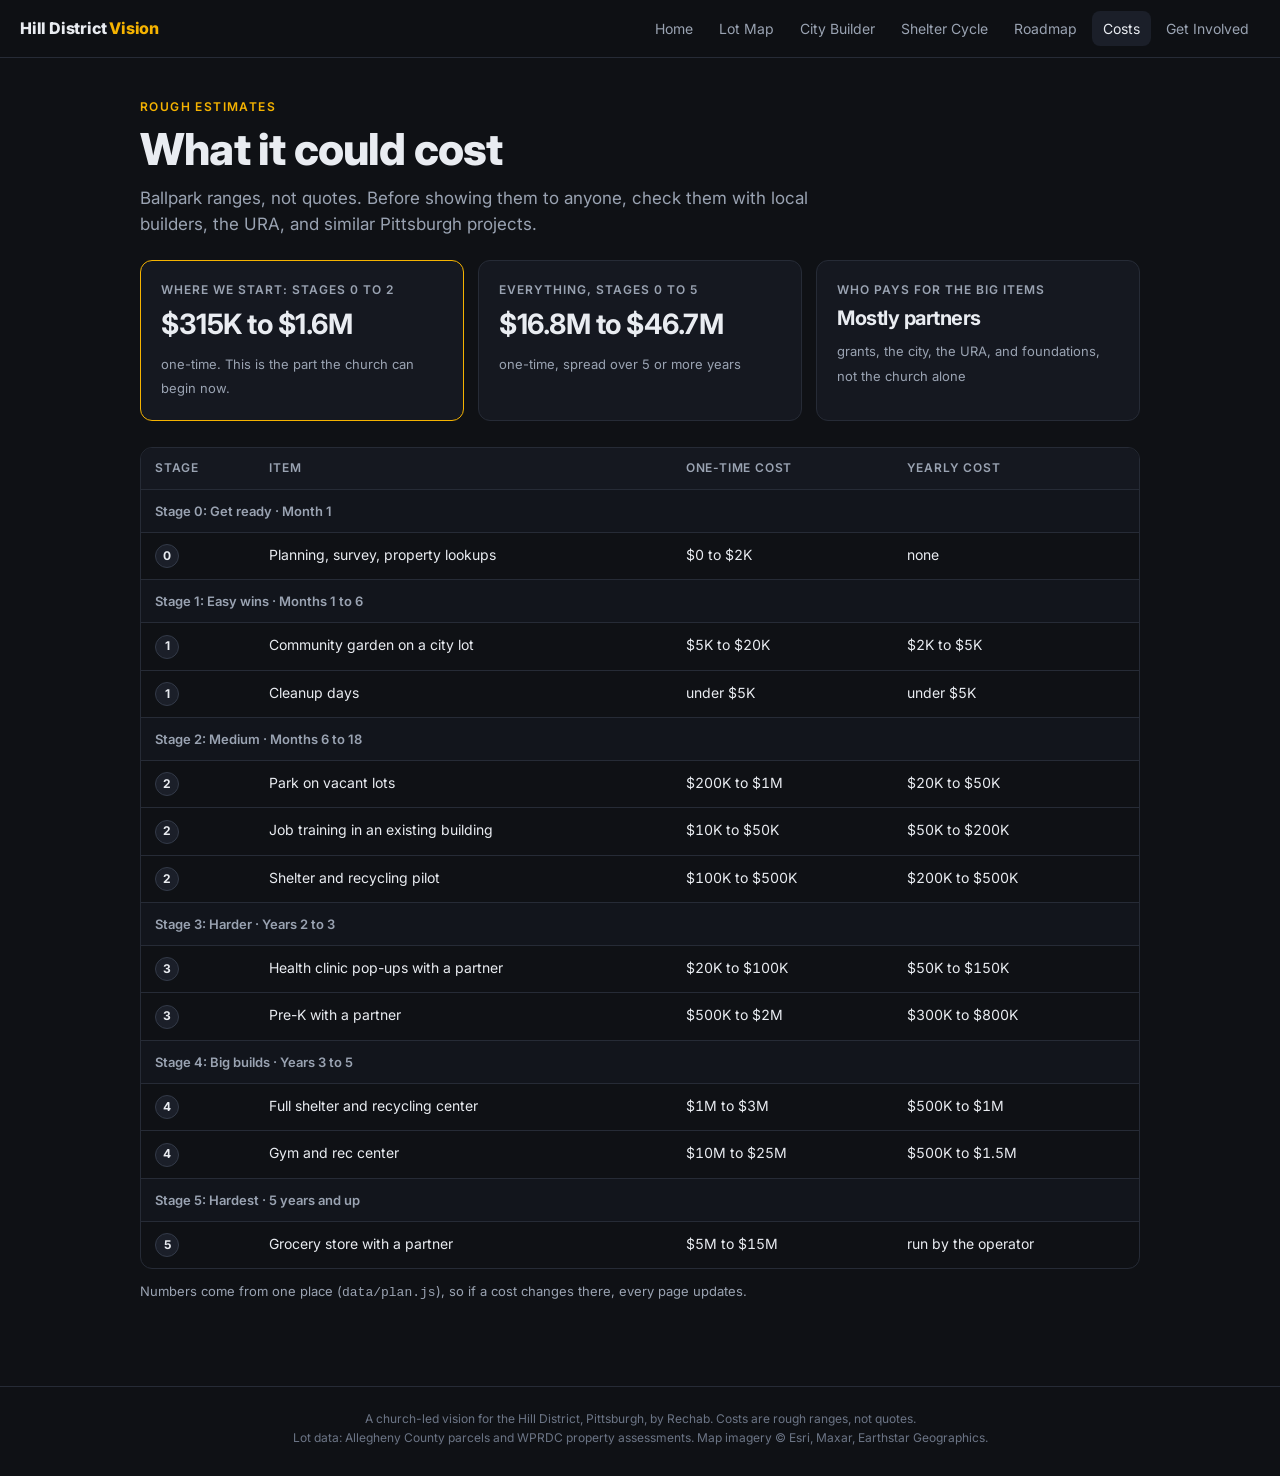
<file: costs.html>
<!DOCTYPE html>
<html lang="en">
<head>
<meta charset="UTF-8">
<meta name="viewport" content="width=device-width, initial-scale=1.0">
<title>Costs · Hill District Vision</title>
<link href="https://fonts.googleapis.com/css2?family=Inter:wght@400;600;800&display=swap" rel="stylesheet">
<link rel="stylesheet" href="style.css">
<style>
  .totals { display: grid; gap: 14px; grid-template-columns: repeat(auto-fit, minmax(240px, 1fr)); margin: 22px 0 26px; }
  .totals b { display: block; font-size: 28px; letter-spacing: -.5px; margin: 4px 0; }
  .totals .card.start { border-color: var(--gold); }
  .totals .label { font-size: 12px; text-transform: uppercase; letter-spacing: 1px; color: var(--muted); font-weight: 600; }
  tr.stageRow td { background: #12151c; font-weight: 600; color: var(--muted); font-size: 13px; }
</style>
</head>
<body>
<main class="page">
  <p class="eyebrow">Rough estimates</p>
  <h1>What it could cost</h1>
  <p class="lead">Ballpark ranges, not quotes. Before showing them to anyone, check them with local builders, the URA, and similar Pittsburgh projects.</p>

  <div class="totals">
    <div class="card start"><div class="label">Where we start: Stages 0 to 2</div><b id="startTotal"></b><span class="muted small">one-time. This is the part the church can begin now.</span></div>
    <div class="card"><div class="label">Everything, Stages 0 to 5</div><b id="allTotal"></b><span class="muted small">one-time, spread over 5 or more years</span></div>
    <div class="card"><div class="label">Who pays for the big items</div><b style="font-size:20px">Mostly partners</b><span class="muted small">grants, the city, the URA, and foundations, not the church alone</span></div>
  </div>

  <div class="tableWrap">
    <table>
      <thead><tr><th>Stage</th><th>Item</th><th>One-time cost</th><th>Yearly cost</th></tr></thead>
      <tbody id="rows"></tbody>
    </table>
  </div>
  <p class="small muted" style="margin-top:12px">Numbers come from one place (<code>data/plan.js</code>), so if a cost changes there, every page updates.</p>
</main>

<script src="nav.js"></script>
<script src="data/plan.js"></script>
<script>
  const sum = (stages, i) => COSTS.filter(c => stages.includes(c.stage)).reduce((s, c) => s + c.once[i], 0);
  document.getElementById("startTotal").textContent = money(sum([0, 1, 2], 0)) + " to " + money(sum([0, 1, 2], 1));
  document.getElementById("allTotal").textContent = money(sum([0, 1, 2, 3, 4, 5], 0)) + " to " + money(sum([0, 1, 2, 3, 4, 5], 1));

  const tbody = document.getElementById("rows");
  STAGES.forEach(st => {
    tbody.insertAdjacentHTML("beforeend", `<tr class="stageRow"><td colspan="4">Stage ${st.n}: ${st.name} · ${st.when}</td></tr>`);
    COSTS.filter(c => c.stage === st.n).forEach(c => tbody.insertAdjacentHTML("beforeend",
      `<tr><td><span class="stageTag">${c.stage}</span></td><td>${c.item}</td>
       <td class="num">${range(c.once, c.under)}</td><td class="num">${range(c.yearly, c.under)}</td></tr>`));
  });
</script>
</body>
</html>
</file>
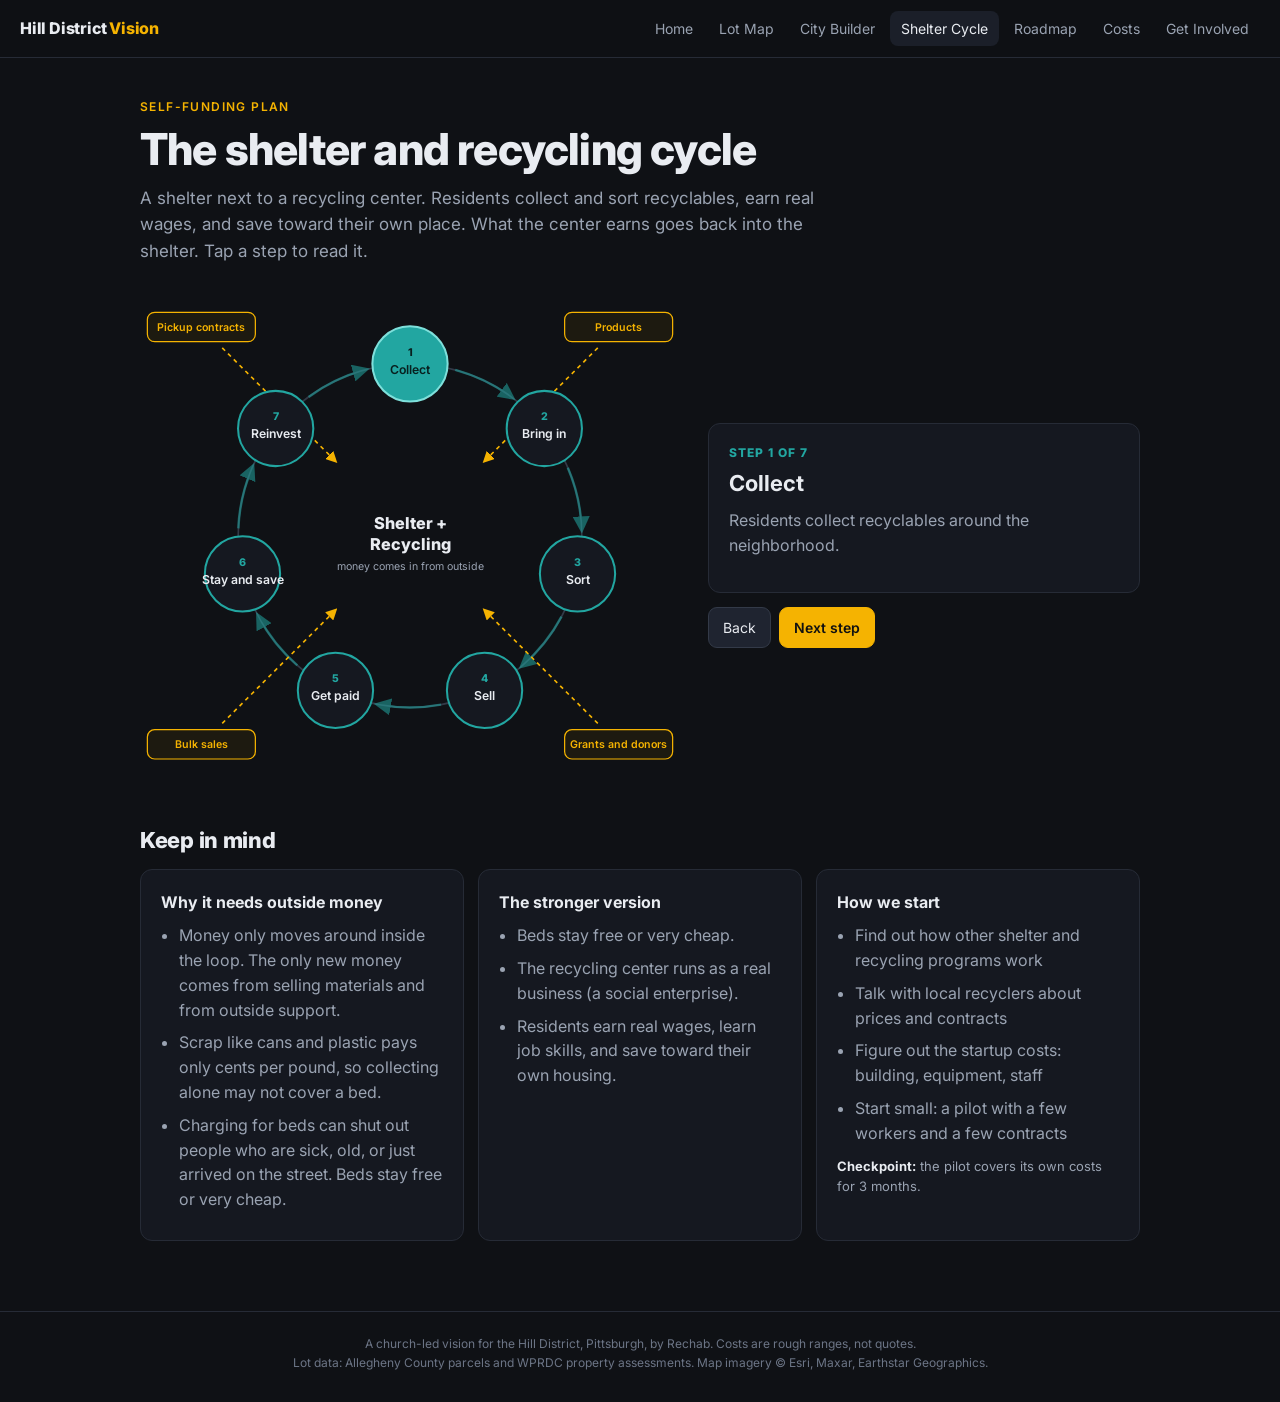
<file: cycle.html>
<!DOCTYPE html>
<html lang="en">
<head>
<meta charset="UTF-8">
<meta name="viewport" content="width=device-width, initial-scale=1.0">
<title>Shelter Cycle · Hill District Vision</title>
<link href="https://fonts.googleapis.com/css2?family=Inter:wght@400;600;800&display=swap" rel="stylesheet">
<link rel="stylesheet" href="style.css">
<style>
  .cycleWrap { display: grid; grid-template-columns: minmax(0, 1.25fr) minmax(0, 1fr); gap: 28px; align-items: center; margin-top: 18px; }
  svg { width: 100%; height: auto; display: block; overflow: visible; }
  .step { cursor: pointer; }
  .step circle.node { fill: var(--panel); stroke: var(--teal); stroke-width: 2.5; transition: fill .2s, stroke .2s; }
  .step text { fill: var(--text); font-family: Inter, sans-serif; font-size: 15px; font-weight: 600; text-anchor: middle; pointer-events: none; }
  .step text.n { fill: var(--teal); font-size: 13px; font-weight: 800; }
  .step.on circle.node, .step:hover circle.node, .step:focus circle.node { fill: var(--teal); stroke: #7ee0db; }
  .step.on text, .step:hover text, .step:focus text { fill: #08201f; }
  .step:focus { outline: none; }
  .ring { fill: none; stroke: var(--line-2); stroke-width: 2; }
  .arc { fill: none; stroke: var(--teal); stroke-width: 3; opacity: .55; }
  .money line { stroke: var(--gold); stroke-width: 2; stroke-dasharray: 5 5; }
  .money rect { fill: #1d1a10; stroke: var(--gold); stroke-width: 1.5; }
  .money text { fill: var(--gold); font-family: Inter, sans-serif; font-size: 13px; font-weight: 600; text-anchor: middle; }
  .money g { cursor: pointer; }
  .center text { font-family: Inter, sans-serif; text-anchor: middle; }
  #detail { min-height: 170px; }
  #detail .n { font-size: 12px; color: var(--teal); font-weight: 800; letter-spacing: 1px; text-transform: uppercase; }
  #detail h3 { font-size: 22px; margin: 4px 0 8px; }
  #detail p { color: var(--muted); margin: 0; font-size: 16px; }
  #detail.gold .n { color: var(--gold); }
  .btnRow { display: flex; gap: 8px; margin-top: 14px; }
  ul.clean { padding-left: 18px; margin: 8px 0 0; color: var(--muted); }
  ul.clean li { margin-bottom: 8px; }
  @media (max-width: 820px) { .cycleWrap { grid-template-columns: 1fr; } }
</style>
</head>
<body>
<main class="page">
  <p class="eyebrow">Self-funding plan</p>
  <h1>The shelter and recycling cycle</h1>
  <p class="lead">A shelter next to a recycling center. Residents collect and sort recyclables, earn real wages, and save toward their own place. What the center earns goes back into the shelter. Tap a step to read it.</p>

  <div class="cycleWrap">
    <svg id="cycle" viewBox="-330 -310 660 620" role="img" aria-label="Circle diagram of the shelter and recycling cycle"></svg>
    <div>
      <div class="card" id="detail" aria-live="polite"></div>
      <div class="btnRow"><button id="prev">Back</button><button id="next" class="primary">Next step</button></div>
    </div>
  </div>

  <h2>Keep in mind</h2>
  <div class="grid">
    <div class="card"><h3>Why it needs outside money</h3><ul class="clean" id="notes"></ul></div>
    <div class="card"><h3>The stronger version</h3><ul class="clean">
      <li>Beds stay free or very cheap.</li>
      <li>The recycling center runs as a real business (a social enterprise).</li>
      <li>Residents earn real wages, learn job skills, and save toward their own housing.</li></ul></div>
    <div class="card"><h3>How we start</h3><ul class="clean" id="steps"></ul>
      <p class="small muted" style="margin:10px 0 0"><b style="color:var(--text)">Checkpoint:</b> the pilot covers its own costs for 3 months.</p></div>
  </div>
</main>

<script src="nav.js"></script>
<script src="data/plan.js"></script>
<script>
// Draw the circle: each step sits at an equal angle around a ring.
// angle = 360° / number of steps, starting at the top (-90°).
const svg = document.getElementById("cycle");
const NS = "http://www.w3.org/2000/svg";
const R = 210, N = CYCLE.length;
const pos = i => { const a = (-90 + i * 360 / N) * Math.PI / 180; return [R * Math.cos(a), R * Math.sin(a)]; };
const el = (tag, attrs, parent = svg) => { const e = document.createElementNS(NS, tag); for (const k in attrs) e.setAttribute(k, attrs[k]); parent.appendChild(e); return e; };

el("defs", {}).innerHTML = `<marker id="arrow" viewBox="0 0 10 10" refX="7" refY="5" markerWidth="7" markerHeight="7" orient="auto-start-reverse">
  <path d="M0,0 L10,5 L0,10 z" fill="#22a6a1"/></marker>
  <marker id="goldArrow" viewBox="0 0 10 10" refX="7" refY="5" markerWidth="7" markerHeight="7" orient="auto"><path d="M0,0 L10,5 L0,10 z" fill="#f5b301"/></marker>`;
el("circle", { class: "ring", r: R });

// Arrows from each step to the next, drawn as short arcs along the ring.
const NODE = 46;  // node radius
for (let i = 0; i < N; i++) {
  const gap = (NODE + 10) / R;                          // leave room around each node (in radians)
  const a1 = (-90 + i * 360 / N) * Math.PI / 180 + gap;
  const a2 = (-90 + (i + 1) * 360 / N) * Math.PI / 180 - gap;
  el("path", { class: "arc", "marker-end": "url(#arrow)",
    d: `M ${R * Math.cos(a1)} ${R * Math.sin(a1)} A ${R} ${R} 0 0 1 ${R * Math.cos(a2)} ${R * Math.sin(a2)}` });
}

// Money coming in from outside: four boxes in the corners, dashed lines into the middle.
const corners = [[-255, -255], [255, -255], [-255, 255], [255, 255]];
const moneyG = el("g", { class: "money" });
MONEY_IN.forEach((m, i) => {
  const [x, y] = corners[i];
  el("line", { x1: x * 0.9, y1: y * 0.9, x2: x * 0.36, y2: y * 0.36, "marker-end": "url(#goldArrow)" }, moneyG);
  const g = el("g", { tabindex: 0, role: "button", "aria-label": m.t }, moneyG);
  el("rect", { x: x - 66, y: y - 18, width: 132, height: 36, rx: 9 }, g);
  el("text", { x, y: y + 5 }, g).textContent = m.t;
  const show = () => showMoney(i); g.addEventListener("click", show); g.addEventListener("mouseenter", show); g.addEventListener("focus", show);
});

// Center label
const c = el("g", { class: "center" });
el("text", { y: -8, fill: "#e9ecf1", "font-size": 20, "font-weight": 800 }, c).textContent = "Shelter +";
el("text", { y: 18, fill: "#e9ecf1", "font-size": 20, "font-weight": 800 }, c).textContent = "Recycling";
el("text", { y: 42, fill: "#9aa3b2", "font-size": 13 }, c).textContent = "money comes in from outside";

// The steps
const nodes = CYCLE.map((s, i) => {
  const [x, y] = pos(i);
  const g = el("g", { class: "step", tabindex: 0, role: "button", "aria-label": `Step ${i + 1}: ${s.t}` });
  el("circle", { class: "node", cx: x, cy: y, r: NODE }, g);
  el("text", { class: "n", x, y: y - 10 }, g).textContent = i + 1;
  el("text", { x, y: y + 12 }, g).textContent = s.t;
  const show = () => showStep(i);
  g.addEventListener("click", show); g.addEventListener("mouseenter", show); g.addEventListener("focus", show);
  g.addEventListener("keydown", e => { if (e.key === "Enter" || e.key === " ") { e.preventDefault(); show(); } });
  return g;
});

const detail = document.getElementById("detail");
let cur = 0;
function showStep(i) {
  cur = (i + N) % N;
  nodes.forEach((g, j) => g.classList.toggle("on", j === cur));
  detail.className = "card";
  detail.innerHTML = `<div class="n">Step ${cur + 1} of ${N}</div><h3>${CYCLE[cur].t}</h3><p>${CYCLE[cur].d}</p>`;
}
function showMoney(i) {
  nodes.forEach(g => g.classList.remove("on"));
  detail.className = "card gold";
  detail.innerHTML = `<div class="n">Money coming in</div><h3>${MONEY_IN[i].t}</h3><p>${MONEY_IN[i].d}</p>`;
}
document.getElementById("next").onclick = () => showStep(cur + 1);
document.getElementById("prev").onclick = () => showStep(cur - 1);
showStep(0);

document.getElementById("notes").innerHTML = CYCLE_NOTES.map(n => `<li>${n}</li>`).join("");
document.getElementById("steps").innerHTML = CYCLE_STEPS.map(n => `<li>${n}</li>`).join("");
</script>
</body>
</html>
</file>
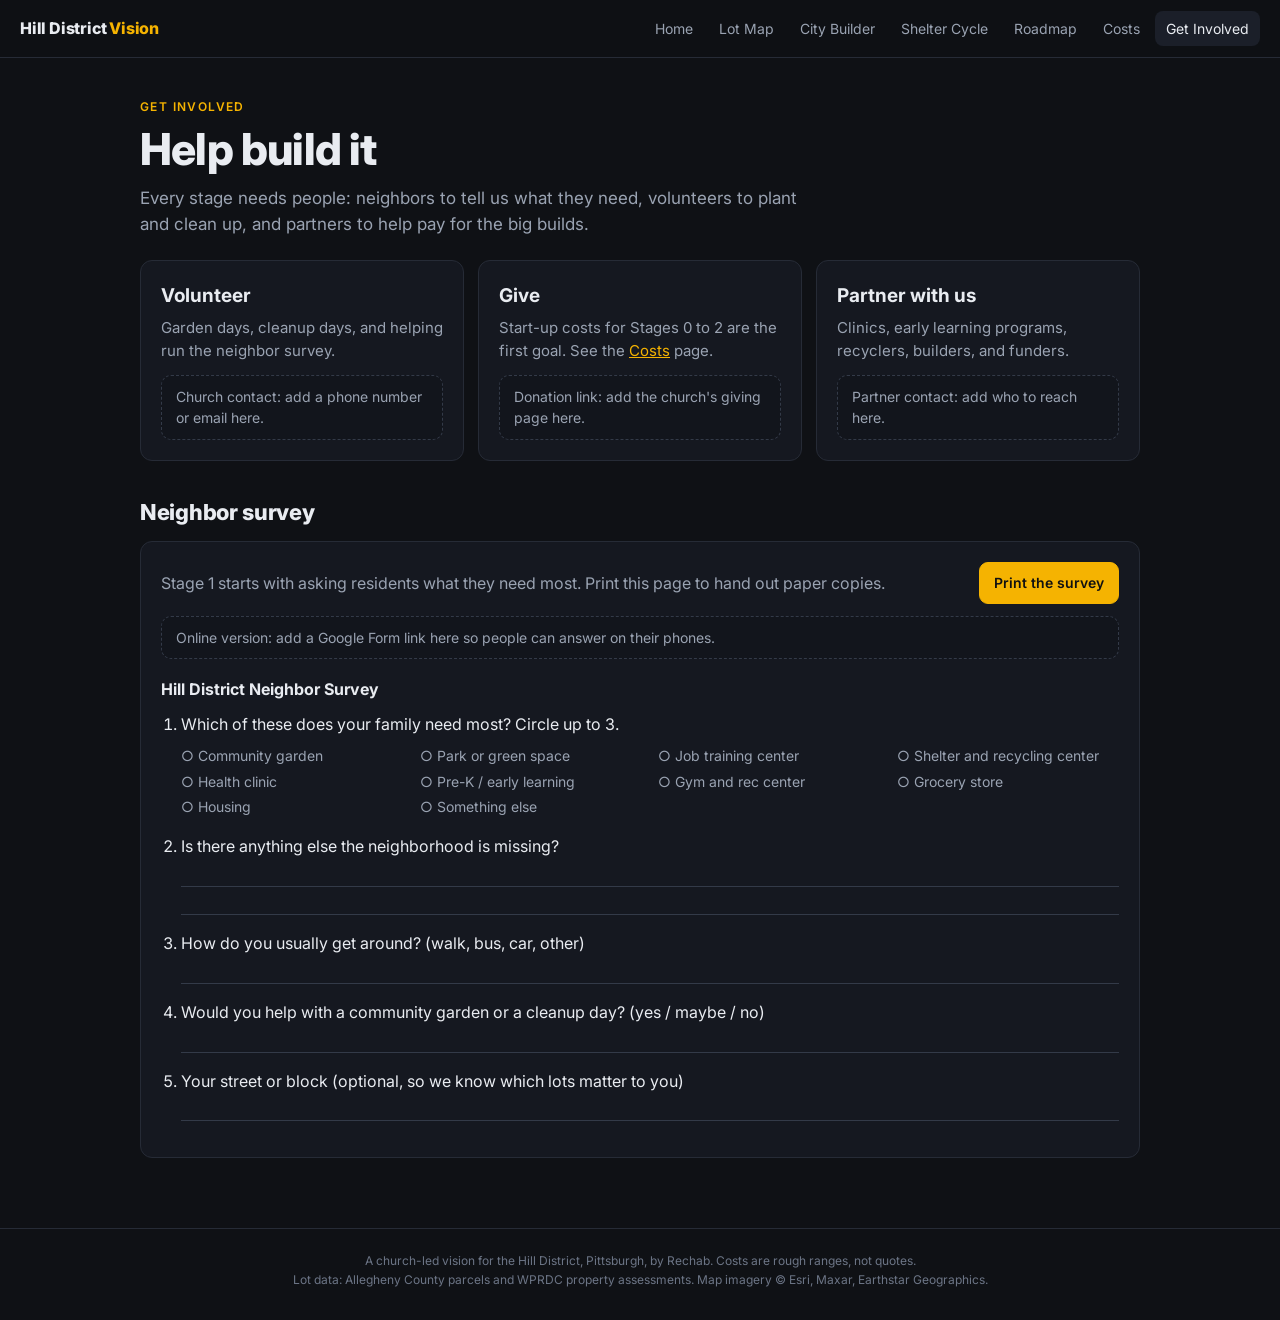
<file: involved.html>
<!DOCTYPE html>
<html lang="en">
<head>
<meta charset="UTF-8">
<meta name="viewport" content="width=device-width, initial-scale=1.0">
<title>Get Involved · Hill District Vision</title>
<link href="https://fonts.googleapis.com/css2?family=Inter:wght@400;600;800&display=swap" rel="stylesheet">
<link rel="stylesheet" href="style.css">
<style>
  .ways .card h3 { font-size: 19px; }
  .ways .card p { color: var(--muted); font-size: 15px; margin: 0 0 12px; }
  .survey { margin-top: 10px; }
  .survey ol { padding-left: 20px; margin: 10px 0 0; }
  .survey li { margin-bottom: 16px; }
  .survey .opts { display: grid; grid-template-columns: repeat(auto-fit, minmax(210px, 1fr)); gap: 4px 16px; margin-top: 8px; font-size: 14px; color: var(--muted); }
  .survey .lines { border-bottom: 1px solid var(--line-2); height: 28px; }
  .surveyHead { display: flex; justify-content: space-between; align-items: center; gap: 12px; flex-wrap: wrap; }
  @media print { .survey .lines { border-color: #999; } .survey .opts { color: #222; } h1, .lead, .ways, .noprintBlock { display: none; } }
</style>
</head>
<body>
<main class="page">
  <p class="eyebrow">Get involved</p>
  <h1>Help build it</h1>
  <p class="lead">Every stage needs people: neighbors to tell us what they need, volunteers to plant and clean up, and partners to help pay for the big builds.</p>

  <div class="grid ways" style="margin-top:22px">
    <div class="card"><h3>Volunteer</h3><p>Garden days, cleanup days, and helping run the neighbor survey.</p>
      <div class="placeholder">Church contact: add a phone number or email here.</div></div>
    <div class="card"><h3>Give</h3><p>Start-up costs for Stages 0 to 2 are the first goal. See the <a href="costs.html">Costs</a> page.</p>
      <div class="placeholder">Donation link: add the church's giving page here.</div></div>
    <div class="card"><h3>Partner with us</h3><p>Clinics, early learning programs, recyclers, builders, and funders.</p>
      <div class="placeholder">Partner contact: add who to reach here.</div></div>
  </div>

  <h2 id="survey">Neighbor survey</h2>
  <div class="card survey">
    <div class="surveyHead noprintBlock">
      <p class="muted" style="margin:0">Stage 1 starts with asking residents what they need most. Print this page to hand out paper copies.</p>
      <button class="primary noprint" onclick="print()">Print the survey</button>
    </div>
    <div class="placeholder noprintBlock" style="margin-top:12px">Online version: add a Google Form link here so people can answer on their phones.</div>
    <h3 style="margin-top:18px">Hill District Neighbor Survey</h3>
    <ol>
      <li>Which of these does your family need most? Circle up to 3.
        <div class="opts" id="opts"></div></li>
      <li>Is there anything else the neighborhood is missing?<div class="lines"></div><div class="lines"></div></li>
      <li>How do you usually get around? (walk, bus, car, other)<div class="lines"></div></li>
      <li>Would you help with a community garden or a cleanup day? (yes / maybe / no)<div class="lines"></div></li>
      <li>Your street or block (optional, so we know which lots matter to you)<div class="lines"></div></li>
    </ol>
  </div>
</main>

<script src="nav.js"></script>
<script src="data/plan.js"></script>
<script>
  // The survey choices are the same buildings the lot map uses, minus the catch-alls.
  document.getElementById("opts").innerHTML = BUILDINGS.filter(b => !["Parking", "Other"].includes(b))
    .map(b => `<span>○ ${b}</span>`).join("") + `<span>○ Something else</span>`;
</script>
</body>
</html>
</file>
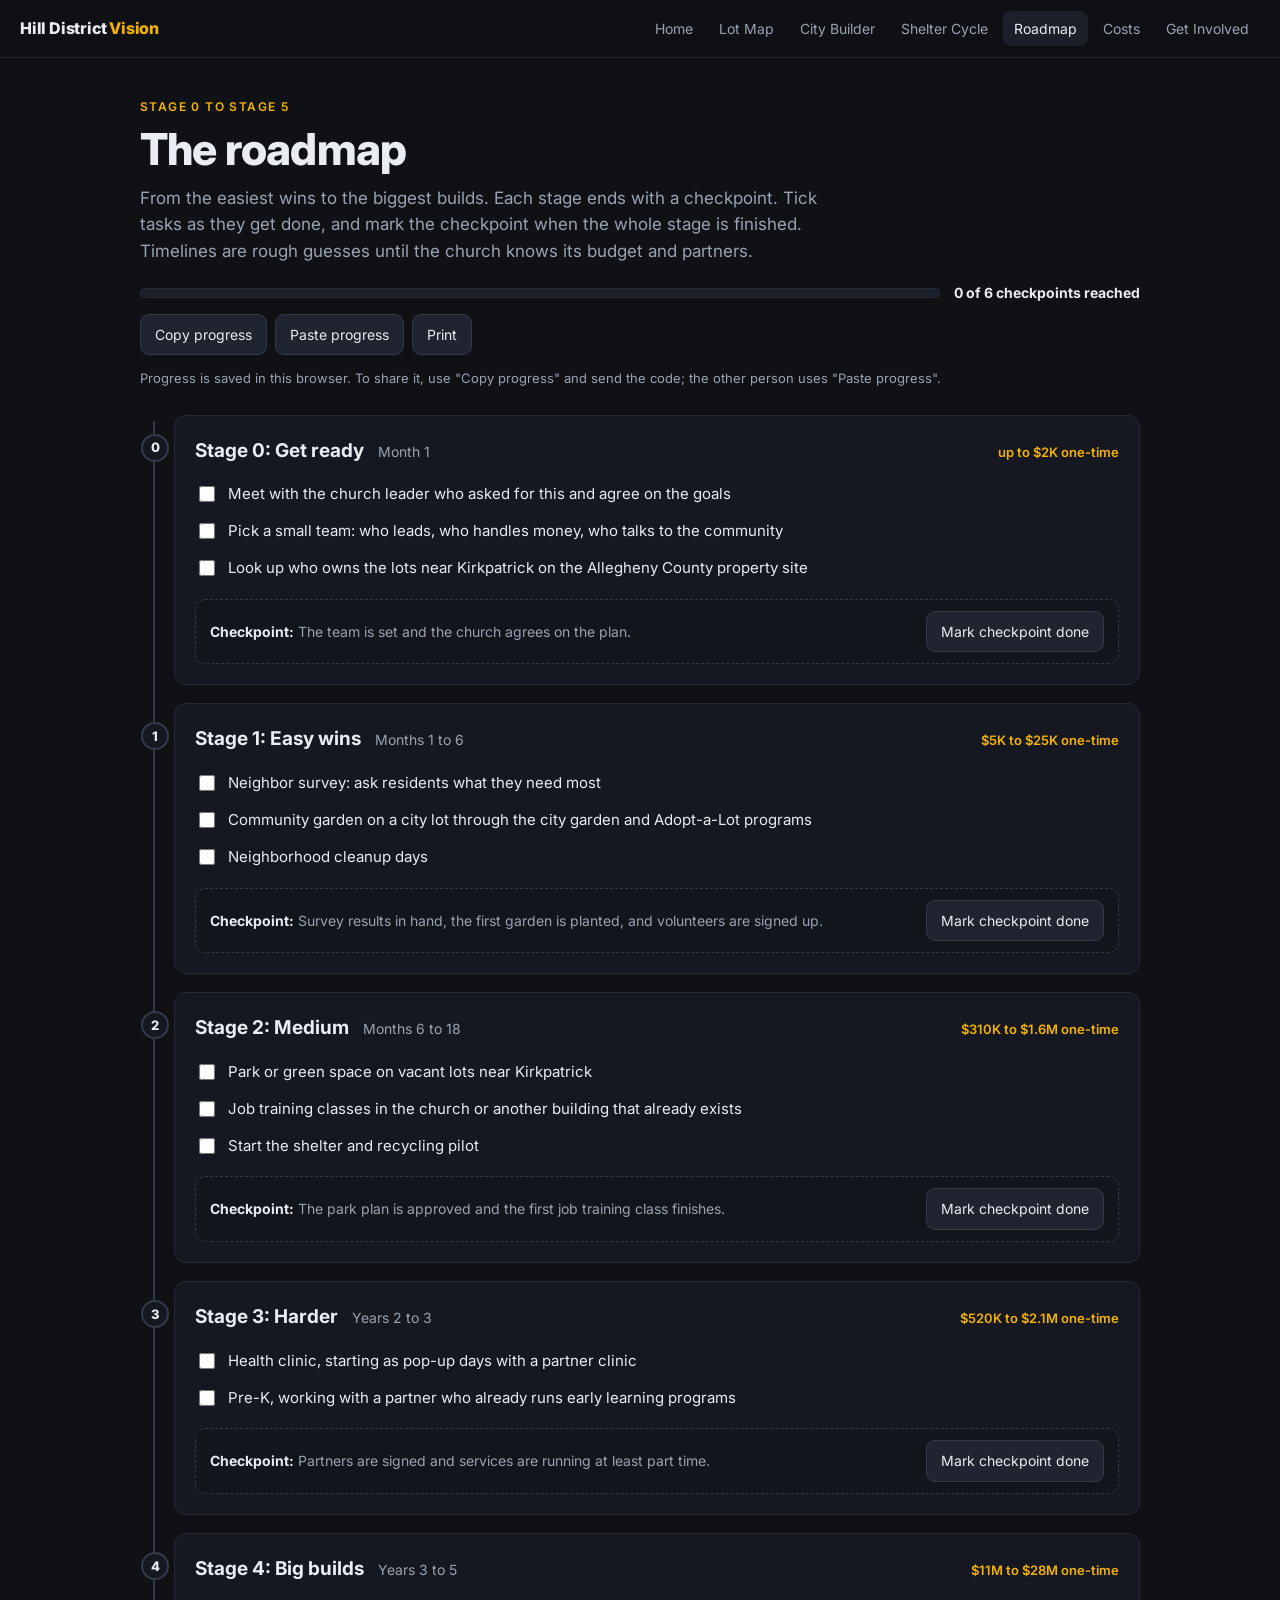
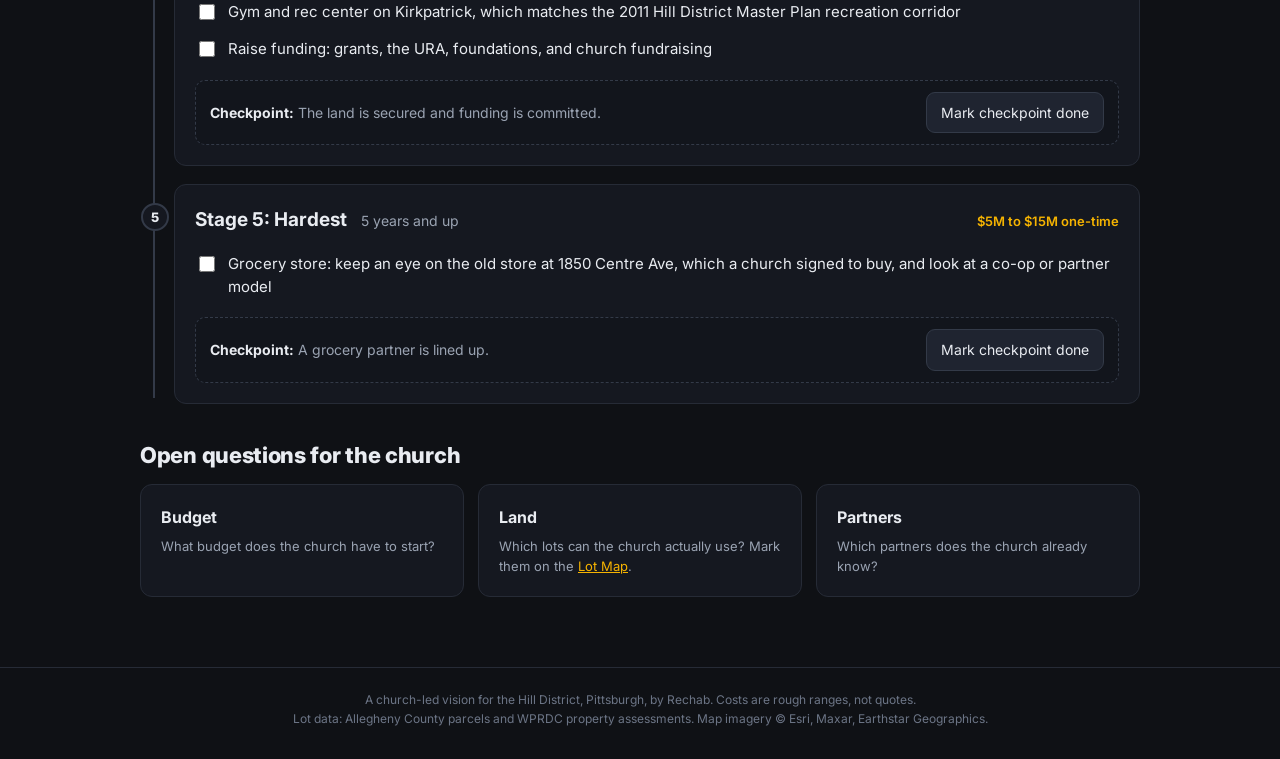
<file: roadmap.html>
<!DOCTYPE html>
<html lang="en">
<head>
<meta charset="UTF-8">
<meta name="viewport" content="width=device-width, initial-scale=1.0">
<title>Roadmap · Hill District Vision</title>
<link href="https://fonts.googleapis.com/css2?family=Inter:wght@400;600;800&display=swap" rel="stylesheet">
<link rel="stylesheet" href="style.css">
<style>
  .progress { display: flex; align-items: center; gap: 14px; margin: 18px 0 8px; }
  .bar { flex: 1; height: 10px; border-radius: 999px; background: var(--panel-2); border: 1px solid var(--line); overflow: hidden; }
  .bar i { display: block; height: 100%; width: 0; background: var(--green); transition: width .4s; }
  .progress b { font-size: 14px; white-space: nowrap; }

  .timeline { position: relative; margin-top: 26px; padding-left: 34px; }
  .timeline::before { content: ""; position: absolute; left: 13px; top: 6px; bottom: 6px; width: 2px; background: var(--line-2); }
  .stage { position: relative; margin-bottom: 18px; }
  .stage .dotN { position: absolute; left: -34px; top: 18px; width: 28px; height: 28px; border-radius: 50%; display: grid; place-items: center;
    background: var(--panel); border: 2px solid var(--line-2); font-size: 13px; font-weight: 800; }
  .stage.done .dotN { background: var(--green); border-color: var(--green); color: #06210f; }
  .stage .head { display: flex; flex-wrap: wrap; align-items: baseline; gap: 8px 14px; margin-bottom: 10px; }
  .stage .head h3 { font-size: 19px; margin: 0; }
  .stage .when { color: var(--muted); font-size: 14px; }
  .stage .cost { margin-left: auto; font-size: 13px; color: var(--gold); font-weight: 600; white-space: nowrap; }
  .task { display: flex; gap: 10px; align-items: flex-start; padding: 7px 0; font-size: 15px; cursor: pointer; }
  .task input { margin-top: 4px; width: 16px; height: 16px; accent-color: var(--green); flex: none; cursor: pointer; }
  .task.ticked span { color: var(--dim); text-decoration: line-through; }
  .check { margin-top: 12px; display: flex; gap: 12px; align-items: center; flex-wrap: wrap; justify-content: space-between;
    background: #12151c; border: 1px dashed var(--line-2); border-radius: 10px; padding: 11px 14px; }
  .check p { margin: 0; font-size: 14px; color: var(--muted); }
  .check p b { color: var(--text); }
  .stage.done .check { border-style: solid; border-color: var(--green); background: #0f1c14; }
  .check button.isDone { background: var(--green); border-color: var(--green); color: #06210f; font-weight: 600; }
  .tools { display: flex; gap: 8px; flex-wrap: wrap; margin-top: 10px; }
  textarea { display: none; width: 100%; height: 90px; margin-top: 8px; font: 12px/1.4 monospace; background: #0f1115; color: #9fe3a6; border: 1px solid var(--line-2); border-radius: 8px; padding: 8px; }
</style>
</head>
<body>
<main class="page">
  <p class="eyebrow">Stage 0 to Stage 5</p>
  <h1>The roadmap</h1>
  <p class="lead">From the easiest wins to the biggest builds. Each stage ends with a checkpoint. Tick tasks as they get done, and mark the checkpoint when the whole stage is finished. Timelines are rough guesses until the church knows its budget and partners.</p>

  <div class="progress"><div class="bar"><i id="barFill"></i></div><b id="barText"></b></div>
  <div class="tools noprint">
    <button id="exportBtn">Copy progress</button>
    <button id="importBtn">Paste progress</button>
    <button onclick="print()">Print</button>
  </div>
  <textarea id="code" aria-label="Progress code"></textarea>
  <p class="small muted">Progress is saved in this browser. To share it, use "Copy progress" and send the code; the other person uses "Paste progress".</p>

  <div class="timeline" id="timeline"></div>

  <h2>Open questions for the church</h2>
  <div class="grid">
    <div class="card"><h3>Budget</h3><p class="muted small" style="margin:0">What budget does the church have to start?</p></div>
    <div class="card"><h3>Land</h3><p class="muted small" style="margin:0">Which lots can the church actually use? Mark them on the <a href="map.html">Lot Map</a>.</p></div>
    <div class="card"><h3>Partners</h3><p class="muted small" style="margin:0">Which partners does the church already know?</p></div>
  </div>
</main>

<script src="nav.js"></script>
<script src="data/plan.js"></script>
<script>
// Progress is one object: { "t0-1": true, "c0": true, ... }
//   t<stage>-<task> = a task is ticked, c<stage> = the stage's checkpoint is done.
let prog = store.get("hd.roadmap.v1", {});
const save = () => { store.set("hd.roadmap.v1", prog); render(); };

function render() {
  const tl = document.getElementById("timeline");
  tl.innerHTML = "";
  STAGES.forEach(st => {
    const [lo, hi] = stageCost(st.n);
    const done = !!prog["c" + st.n];
    const div = document.createElement("section");
    div.className = "stage card" + (done ? " done" : "");
    div.innerHTML = `<div class="dotN">${done ? "✓" : st.n}</div>
      <div class="head"><h3>Stage ${st.n}: ${st.name}</h3><span class="when">${st.when}</span>
        <span class="cost">${lo === 0 && hi <= 2000 ? "up to " + money(hi) : money(lo) + " to " + money(hi)} one-time</span></div>
      ${st.tasks.map((t, i) => `<label class="task${prog[`t${st.n}-${i}`] ? " ticked" : ""}">
        <input type="checkbox" data-k="t${st.n}-${i}"${prog[`t${st.n}-${i}`] ? " checked" : ""}><span>${t}</span></label>`).join("")}
      <div class="check"><p><b>Checkpoint:</b> ${st.checkpoint}</p>
        <button data-c="${st.n}" class="${done ? "isDone" : ""}">${done ? "Checkpoint reached" : "Mark checkpoint done"}</button></div>`;
    tl.appendChild(div);
  });
  tl.querySelectorAll("[data-k]").forEach(b => b.onchange = () => { prog[b.dataset.k] = b.checked || undefined; save(); });
  tl.querySelectorAll("[data-c]").forEach(b => b.onclick = () => { const k = "c" + b.dataset.c; prog[k] = !prog[k] || undefined; save(); });

  const total = STAGES.length, reached = STAGES.filter(s => prog["c" + s.n]).length;
  document.getElementById("barFill").style.width = (reached / total * 100) + "%";
  document.getElementById("barText").textContent = `${reached} of ${total} checkpoints reached`;
}
render();

const code = document.getElementById("code");
document.getElementById("exportBtn").onclick = () => {
  code.style.display = "block"; code.readOnly = true; code.value = JSON.stringify(prog); code.select();
  navigator.clipboard?.writeText(code.value);
};
document.getElementById("importBtn").onclick = () => {
  if (code.style.display !== "block" || code.readOnly) {
    code.style.display = "block"; code.readOnly = false; code.value = "";
    code.placeholder = "Paste the progress code here, then click Paste progress again."; code.focus(); return;
  }
  try { const p = JSON.parse(code.value); if (typeof p !== "object" || Array.isArray(p)) throw 0;
    prog = p; save(); code.value = ""; code.style.display = "none"; }
  catch { code.value = ""; code.placeholder = "That code didn't work. Copy it again and paste the whole thing."; }
};
</script>
</body>
</html>
</file>
<file: style.css>
/* =====================================================================
   Hill District Vision: shared styles for every page.
   Colors live in :root so the whole site can be re-themed in one place.
   ===================================================================== */
:root {
  --bg: #0f1115; --panel: #151820; --panel-2: #1b1f29; --line: #262b36; --line-2: #333a48;
  --text: #e9ecf1; --muted: #9aa3b2; --dim: #6c7586;
  --gold: #f5b301; --green: #3fb26b; --blue: #4c8dff; --red: #e5484d; --teal: #22a6a1;
  --radius: 12px;
}
* { box-sizing: border-box; }
html, body { margin: 0; }
body { font-family: Inter, system-ui, sans-serif; background: var(--bg); color: var(--text); line-height: 1.55; -webkit-font-smoothing: antialiased; }
a { color: var(--gold); }
button { font: inherit; font-size: 14px; padding: 9px 14px; border-radius: 9px; border: 1px solid var(--line-2); background: #1f2430; color: var(--text); cursor: pointer; }
button:hover { background: #2a3040; }
button.primary { background: var(--gold); color: #111; border-color: var(--gold); font-weight: 600; }
button.primary:hover { background: #ffc629; }

/* ---------- Top menu (built by nav.js) ---------- */
.topnav { position: sticky; top: 0; z-index: 1000; display: flex; align-items: center; gap: 18px; padding: 0 20px; height: 58px;
  background: rgba(15,17,21,.92); backdrop-filter: blur(8px); border-bottom: 1px solid var(--line); }
.topnav .brand { font-weight: 800; font-size: 16px; color: var(--text); text-decoration: none; white-space: nowrap; letter-spacing: -.2px; }
.topnav .brand span { color: var(--gold); }
.topnav nav { display: flex; gap: 4px; margin-left: auto; }
.topnav nav a { color: var(--muted); text-decoration: none; font-size: 14px; padding: 7px 11px; border-radius: 8px; white-space: nowrap; }
.topnav nav a:hover { color: var(--text); background: var(--panel-2); }
.topnav nav a.on { color: var(--text); background: var(--panel-2); }
.menuBtn { display: none; margin-left: auto; padding: 7px 11px; }
@media (max-width: 860px) {
  .menuBtn { display: block; }
  .topnav nav { display: none; position: absolute; top: 58px; left: 0; right: 0; flex-direction: column; padding: 10px 16px 16px; background: var(--panel); border-bottom: 1px solid var(--line); }
  .topnav.open nav { display: flex; }
  .topnav nav a { padding: 11px 12px; font-size: 15px; }
}

/* ---------- Page layout ---------- */
.page { max-width: 1040px; margin: 0 auto; padding: 40px 20px 70px; }
.eyebrow { font-size: 12px; text-transform: uppercase; letter-spacing: 1.4px; color: var(--gold); font-weight: 600; margin: 0 0 8px; }
h1 { font-size: clamp(30px, 5vw, 44px); line-height: 1.1; font-weight: 800; letter-spacing: -.8px; margin: 0 0 12px; }
h2 { font-size: 22px; font-weight: 800; letter-spacing: -.3px; margin: 34px 0 12px; }
h3 { font-size: 16px; margin: 0 0 6px; }
.lead { font-size: 17px; color: var(--muted); max-width: 680px; margin: 0 0 8px; }
.card { background: var(--panel); border: 1px solid var(--line); border-radius: var(--radius); padding: 20px; }
.grid { display: grid; gap: 14px; grid-template-columns: repeat(auto-fit, minmax(230px, 1fr)); }
.muted { color: var(--muted); }
.small { font-size: 13px; }
.note { border-left: 3px solid var(--gold); background: var(--panel); padding: 12px 16px; border-radius: 0 10px 10px 0; color: var(--muted); font-size: 14px; }
.placeholder { border: 1px dashed var(--line-2); border-radius: 10px; padding: 10px 14px; color: var(--muted); font-size: 14px; background: #12151c; }
.pill { display: inline-block; font-size: 12px; padding: 3px 9px; border-radius: 999px; background: var(--panel-2); border: 1px solid var(--line-2); color: var(--muted); }
.footer { border-top: 1px solid var(--line); color: var(--dim); font-size: 12px; padding: 22px 20px 30px; text-align: center; line-height: 1.6; }
.footer a { color: var(--muted); }

/* ---------- Tables ---------- */
.tableWrap { overflow-x: auto; border: 1px solid var(--line); border-radius: var(--radius); }
table { width: 100%; border-collapse: collapse; font-size: 14px; min-width: 560px; }
th, td { text-align: left; padding: 11px 14px; border-bottom: 1px solid var(--line); vertical-align: top; }
th { font-size: 12px; text-transform: uppercase; letter-spacing: .8px; color: var(--muted); background: var(--panel); font-weight: 600; }
tr:last-child td { border-bottom: none; }
td.num { white-space: nowrap; font-variant-numeric: tabular-nums; }
.stageTag { display: inline-grid; place-items: center; width: 24px; height: 24px; border-radius: 50%; background: var(--panel-2); border: 1px solid var(--line-2); font-size: 12px; font-weight: 700; }

@media print {
  .topnav, .footer, .noprint { display: none !important; }
  body { background: #fff; color: #111; }
  .card, .placeholder { background: #fff; border-color: #bbb; color: #111; }
}
</file>
